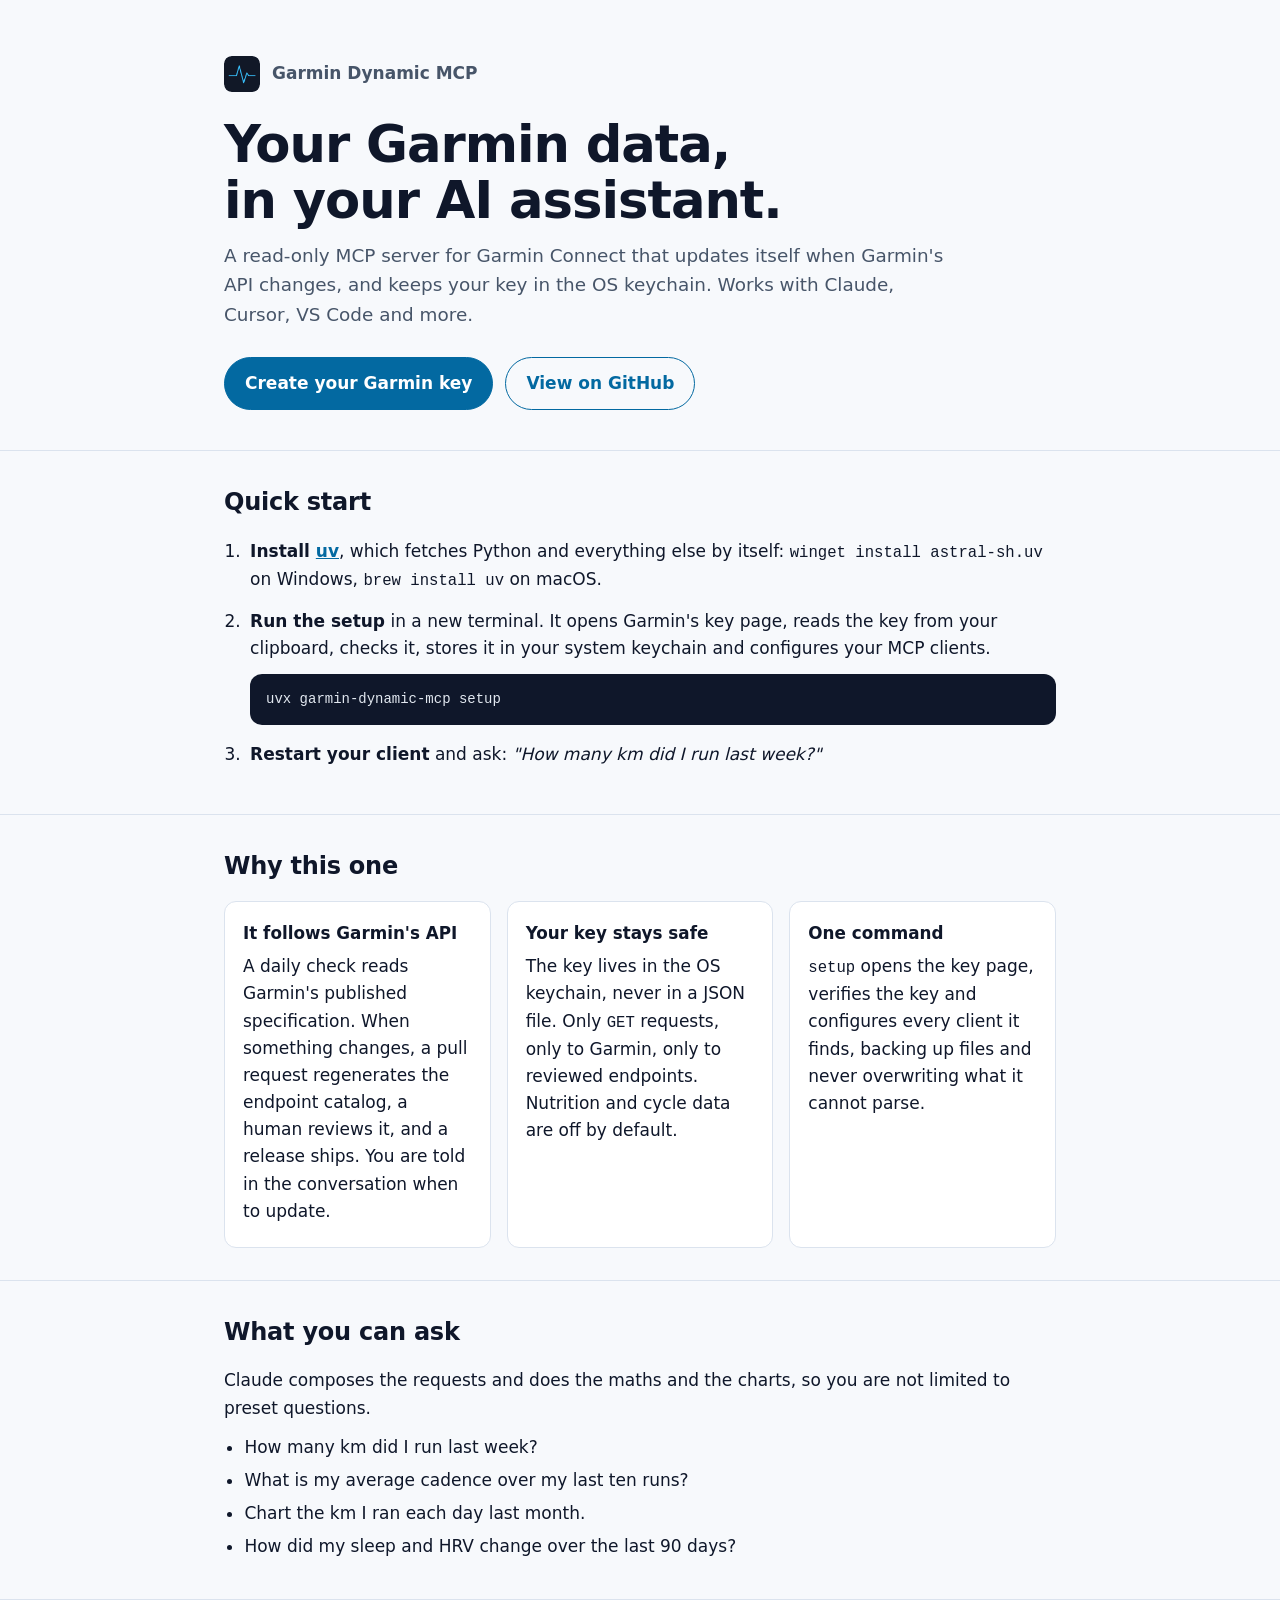
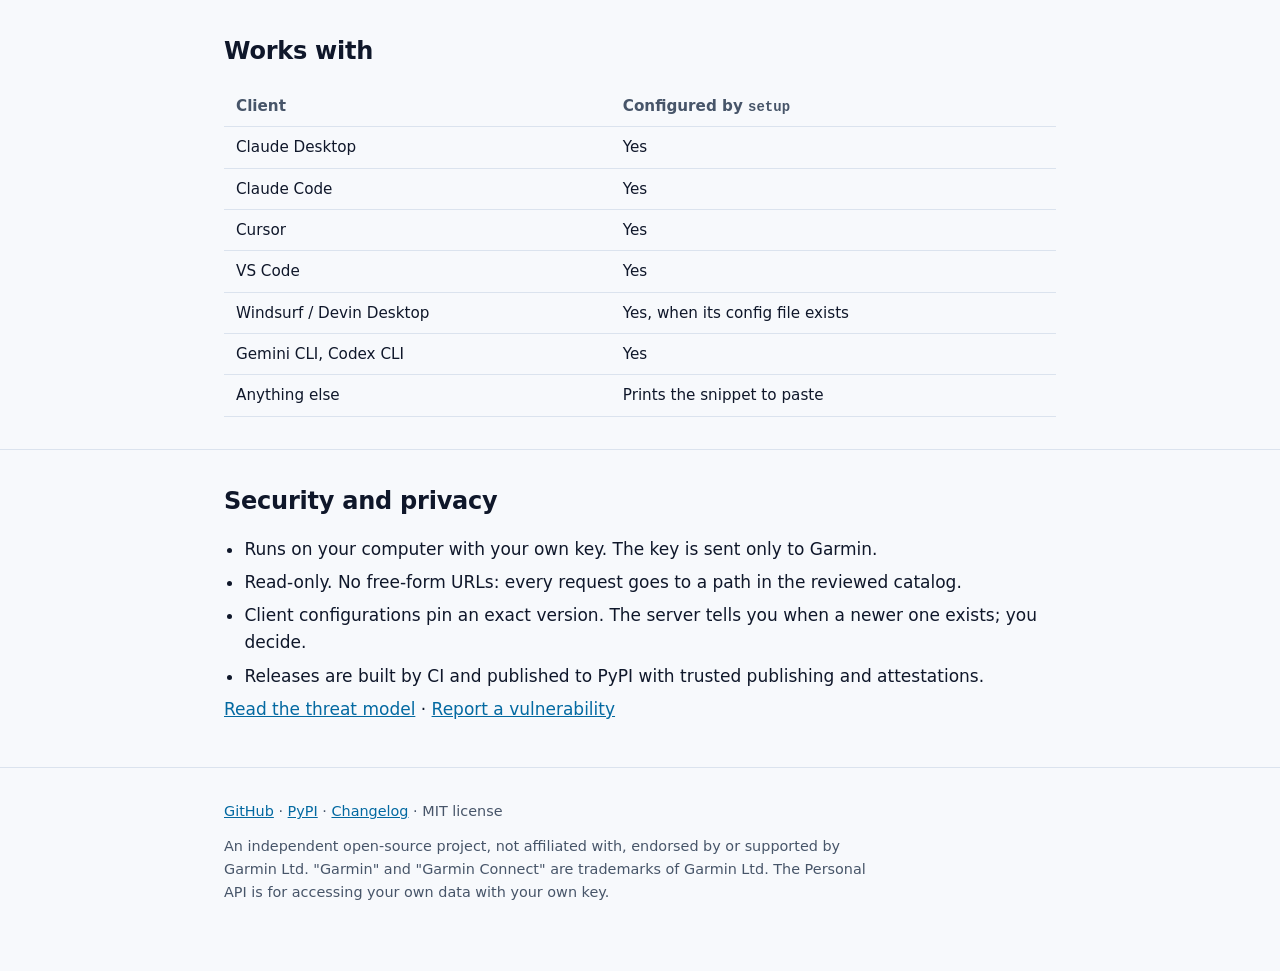
<file: site/index.html>
<!doctype html>
<html lang="en">
<head>
  <meta charset="utf-8">
  <meta name="viewport" content="width=device-width, initial-scale=1">
  <title>Garmin Dynamic MCP</title>
  <meta name="description" content="A read-only MCP server for Garmin Connect that updates itself when Garmin's API changes and keeps your key in the OS keychain.">
  <link rel="icon" href="icon.png" type="image/png">
  <link rel="stylesheet" href="style.css">
</head>
<body>
  <header class="hero">
    <div class="wrap">
      <div class="brand"><img src="icon.png" alt="" width="36" height="36"><span>Garmin Dynamic MCP</span></div>
      <h1>Your Garmin data, in your AI assistant.</h1>
      <p class="lead">A read-only MCP server for Garmin Connect that updates itself when Garmin's API changes, and keeps your key in the OS keychain. Works with Claude, Cursor, VS Code and more.</p>
      <div class="actions">
        <a class="button" href="https://connect.garmin.com/app/settings/personalApiToken">Create your Garmin key</a>
        <a class="button secondary" href="https://github.com/fabriziodebortoli/garmin-dynamic-mcp">View on GitHub</a>
      </div>
    </div>
  </header>

  <main>
    <section id="quick-start">
      <div class="wrap">
        <h2>Quick start</h2>
        <ol class="steps">
          <li>
            <strong>Install <a href="https://docs.astral.sh/uv/">uv</a></strong>, which fetches Python and everything else by itself:
            <code>winget install astral-sh.uv</code> on Windows, <code>brew install uv</code> on macOS.
          </li>
          <li>
            <strong>Run the setup</strong> in a new terminal. It opens Garmin's key page, reads the key from your clipboard,
            checks it, stores it in your system keychain and configures your MCP clients.
            <pre><code>uvx garmin-dynamic-mcp setup</code></pre>
          </li>
          <li><strong>Restart your client</strong> and ask: <em>"How many km did I run last week?"</em></li>
        </ol>
      </div>
    </section>

    <section id="why">
      <div class="wrap">
        <h2>Why this one</h2>
        <div class="grid three">
          <div class="card">
            <h3>It follows Garmin's API</h3>
            <p>A daily check reads Garmin's published specification. When something changes, a pull request regenerates the endpoint catalog, a human reviews it, and a release ships. You are told in the conversation when to update.</p>
          </div>
          <div class="card">
            <h3>Your key stays safe</h3>
            <p>The key lives in the OS keychain, never in a JSON file. Only <code>GET</code> requests, only to Garmin, only to reviewed endpoints. Nutrition and cycle data are off by default.</p>
          </div>
          <div class="card">
            <h3>One command</h3>
            <p><code>setup</code> opens the key page, verifies the key and configures every client it finds, backing up files and never overwriting what it cannot parse.</p>
          </div>
        </div>
      </div>
    </section>

    <section id="ask">
      <div class="wrap">
        <h2>What you can ask</h2>
        <p>Claude composes the requests and does the maths and the charts, so you are not limited to preset questions.</p>
        <ul class="plain">
          <li>How many km did I run last week?</li>
          <li>What is my average cadence over my last ten runs?</li>
          <li>Chart the km I ran each day last month.</li>
          <li>How did my sleep and HRV change over the last 90 days?</li>
        </ul>
      </div>
    </section>

    <section id="clients">
      <div class="wrap">
        <h2>Works with</h2>
        <div class="table-scroll">
          <table>
            <thead><tr><th>Client</th><th>Configured by <code>setup</code></th></tr></thead>
            <tbody>
              <tr><td>Claude Desktop</td><td>Yes</td></tr>
              <tr><td>Claude Code</td><td>Yes</td></tr>
              <tr><td>Cursor</td><td>Yes</td></tr>
              <tr><td>VS Code</td><td>Yes</td></tr>
              <tr><td>Windsurf / Devin Desktop</td><td>Yes, when its config file exists</td></tr>
              <tr><td>Gemini CLI, Codex CLI</td><td>Yes</td></tr>
              <tr><td>Anything else</td><td>Prints the snippet to paste</td></tr>
            </tbody>
          </table>
        </div>
      </div>
    </section>

    <section id="security">
      <div class="wrap">
        <h2>Security and privacy</h2>
        <ul class="plain">
          <li>Runs on your computer with your own key. The key is sent only to Garmin.</li>
          <li>Read-only. No free-form URLs: every request goes to a path in the reviewed catalog.</li>
          <li>Client configurations pin an exact version. The server tells you when a newer one exists; you decide.</li>
          <li>Releases are built by CI and published to PyPI with trusted publishing and attestations.</li>
        </ul>
        <p><a href="https://github.com/fabriziodebortoli/garmin-dynamic-mcp/blob/main/docs/security.md">Read the threat model</a>
        &middot; <a href="https://github.com/fabriziodebortoli/garmin-dynamic-mcp/blob/main/SECURITY.md">Report a vulnerability</a></p>
      </div>
    </section>
  </main>

  <footer>
    <div class="wrap">
      <p><a href="https://github.com/fabriziodebortoli/garmin-dynamic-mcp">GitHub</a> &middot;
      <a href="https://pypi.org/project/garmin-dynamic-mcp/">PyPI</a> &middot;
      <a href="https://github.com/fabriziodebortoli/garmin-dynamic-mcp/blob/main/CHANGELOG.md">Changelog</a> &middot; MIT license</p>
      <p>An independent open-source project, not affiliated with, endorsed by or supported by Garmin Ltd. "Garmin" and "Garmin Connect" are trademarks of Garmin Ltd. The Personal API is for accessing your own data with your own key.</p>
    </div>
  </footer>
</body>
</html>
</file>
<file: site/style.css>
:root {
  --bg: #f7f9fc;
  --surface: #ffffff;
  --text: #0f172a;
  --muted: #475569;
  --border: #dbe3ee;
  --accent: #0369a1;
  --accent-contrast: #ffffff;
  --code-bg: #0f172a;
  --code-text: #e2e8f0;
  --radius: 12px;
  --gutter: 16px;
}

@media (prefers-color-scheme: dark) {
  :root {
    --bg: #0b1220;
    --surface: #131c2e;
    --text: #e6edf7;
    --muted: #9fb0c8;
    --border: #25324a;
    --accent: #38bdf8;
    --accent-contrast: #06202e;
    --code-bg: #060b16;
    --code-text: #e2e8f0;
  }
}

* {
  box-sizing: border-box;
}

html {
  -webkit-text-size-adjust: 100%;
}

body {
  margin: 0;
  background: var(--bg);
  color: var(--text);
  font: 17px/1.6 system-ui, -apple-system, "Segoe UI", Roboto, sans-serif;
}

.wrap {
  max-width: 880px;
  margin: 0 auto;
  padding: 0 var(--gutter);
}

header.hero {
  padding: 56px 0 40px;
}

.brand {
  display: flex;
  align-items: center;
  gap: 12px;
  font-weight: 600;
  color: var(--muted);
}

.brand img {
  width: 36px;
  height: 36px;
  border-radius: 8px;
}

h1 {
  margin: 24px 0 12px;
  font-size: clamp(2rem, 6vw, 3.2rem);
  line-height: 1.1;
  letter-spacing: -0.02em;
  text-wrap: balance;
}

.lead {
  max-width: 40em;
  margin: 0 0 28px;
  font-size: 1.15rem;
  color: var(--muted);
  text-wrap: pretty;
}

.actions {
  display: flex;
  flex-wrap: wrap;
  gap: 12px;
}

.button {
  display: inline-block;
  padding: 12px 20px;
  border-radius: 999px;
  border: 1px solid var(--accent);
  background: var(--accent);
  color: var(--accent-contrast);
  font-weight: 600;
  text-decoration: none;
}

.button.secondary {
  background: transparent;
  color: var(--accent);
}

.button:hover,
.button:focus-visible {
  filter: brightness(1.08);
}

a {
  color: var(--accent);
}

:focus-visible {
  outline: 3px solid var(--accent);
  outline-offset: 2px;
}

section {
  padding: 32px 0;
  border-top: 1px solid var(--border);
}

h2 {
  margin: 0 0 16px;
  font-size: 1.5rem;
  letter-spacing: -0.01em;
}

h3 {
  margin: 0 0 6px;
  font-size: 1.05rem;
}

p {
  margin: 0 0 12px;
}

pre {
  margin: 12px 0 16px;
  padding: 14px 16px;
  overflow-x: auto;
  border-radius: var(--radius);
  background: var(--code-bg);
  color: var(--code-text);
  font: 0.95rem/1.5 ui-monospace, SFMono-Regular, Menlo, Consolas, monospace;
}

code {
  font-family: ui-monospace, SFMono-Regular, Menlo, Consolas, monospace;
  font-size: 0.92em;
}

ol.steps {
  padding-left: 1.3em;
  margin: 0;
}

ol.steps li {
  margin-bottom: 14px;
  padding-left: 4px;
}

.grid {
  display: grid;
  gap: 16px;
  grid-template-columns: 1fr;
}

.card {
  padding: 18px 18px 10px;
  border: 1px solid var(--border);
  border-radius: var(--radius);
  background: var(--surface);
}

ul.plain {
  margin: 0;
  padding-left: 1.2em;
}

ul.plain li {
  margin-bottom: 6px;
}

.table-scroll {
  overflow-x: auto;
}

table {
  width: 100%;
  border-collapse: collapse;
  font-size: 0.95rem;
}

th,
td {
  padding: 8px 12px;
  border-bottom: 1px solid var(--border);
  text-align: left;
}

th {
  color: var(--muted);
  font-weight: 600;
}

footer {
  padding: 32px 0 56px;
  border-top: 1px solid var(--border);
  color: var(--muted);
  font-size: 0.9rem;
}

footer p {
  max-width: 46em;
}

@media (min-width: 760px) {
  :root {
    --gutter: 24px;
  }

  .grid.three {
    grid-template-columns: repeat(3, 1fr);
  }

  .grid.two {
    grid-template-columns: repeat(2, 1fr);
  }
}

@media (prefers-reduced-motion: reduce) {
  * {
    transition: none !important;
    animation: none !important;
  }
}
</file>
